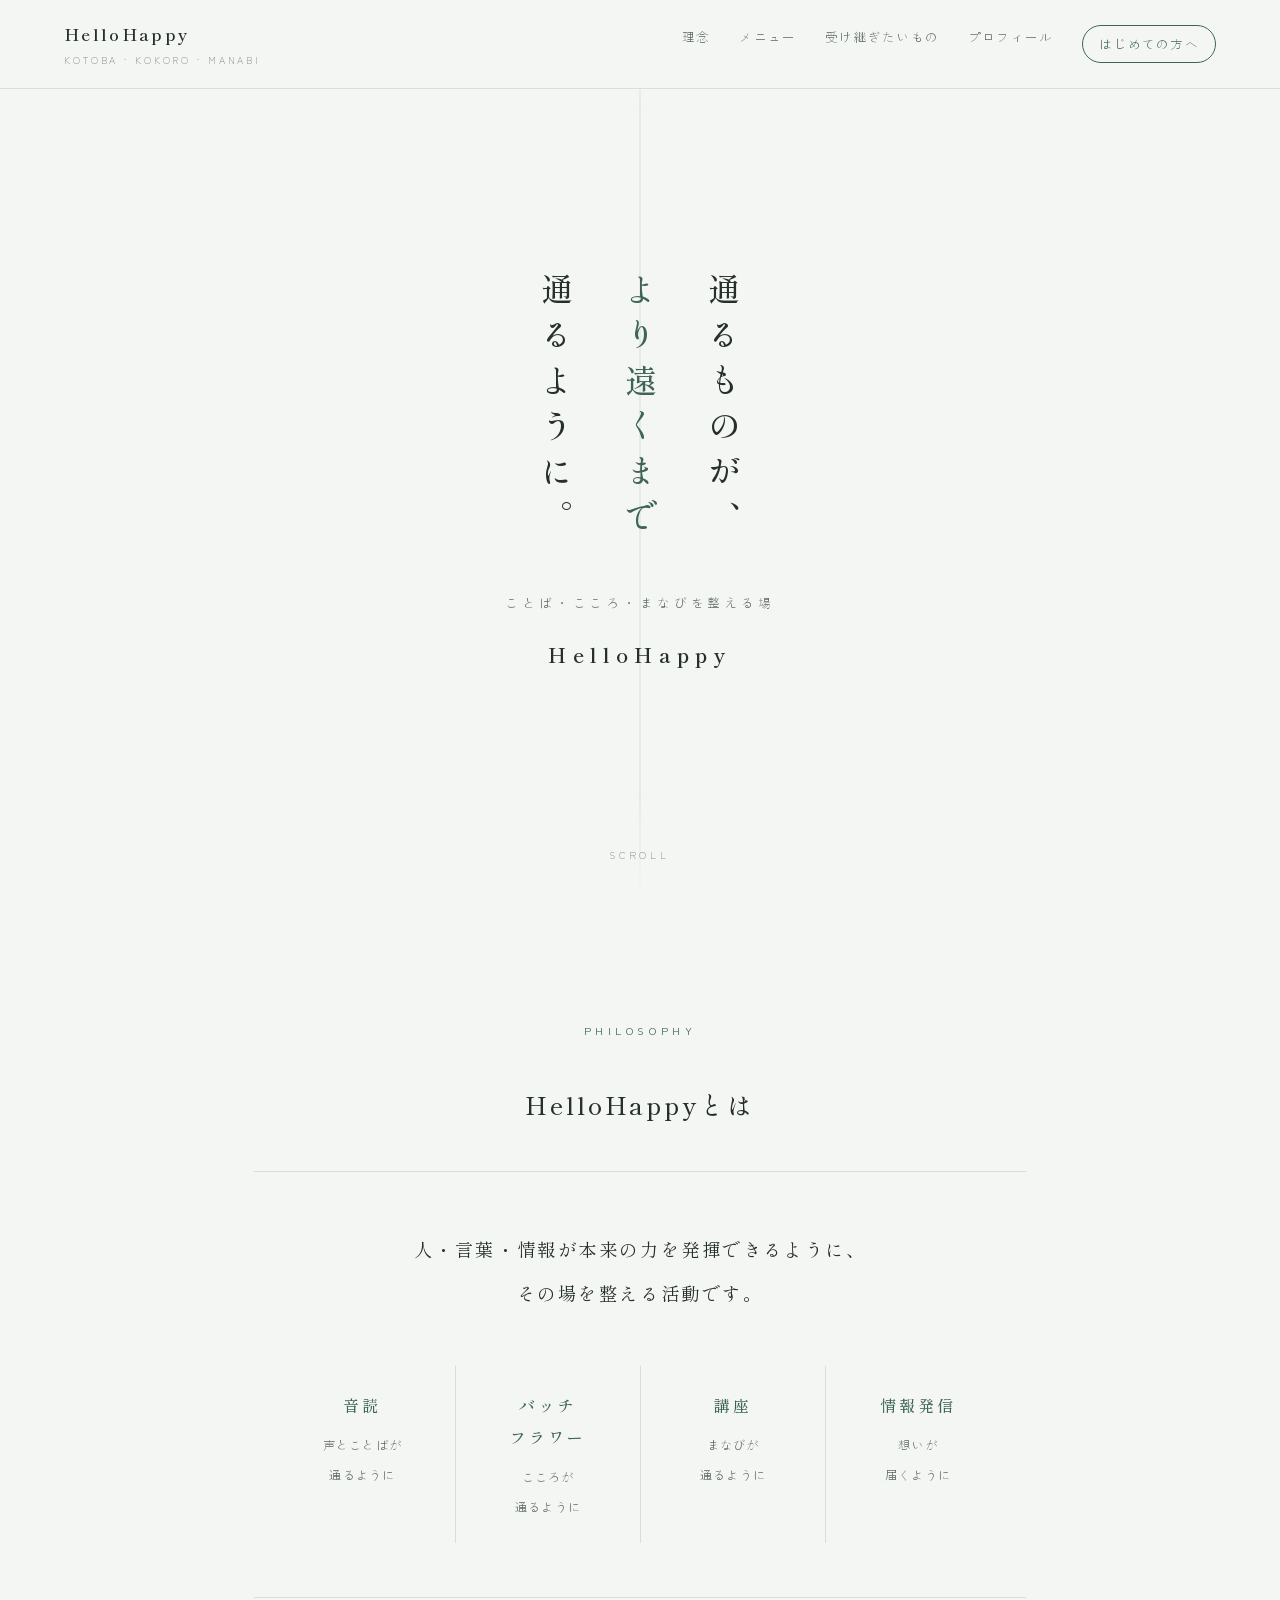
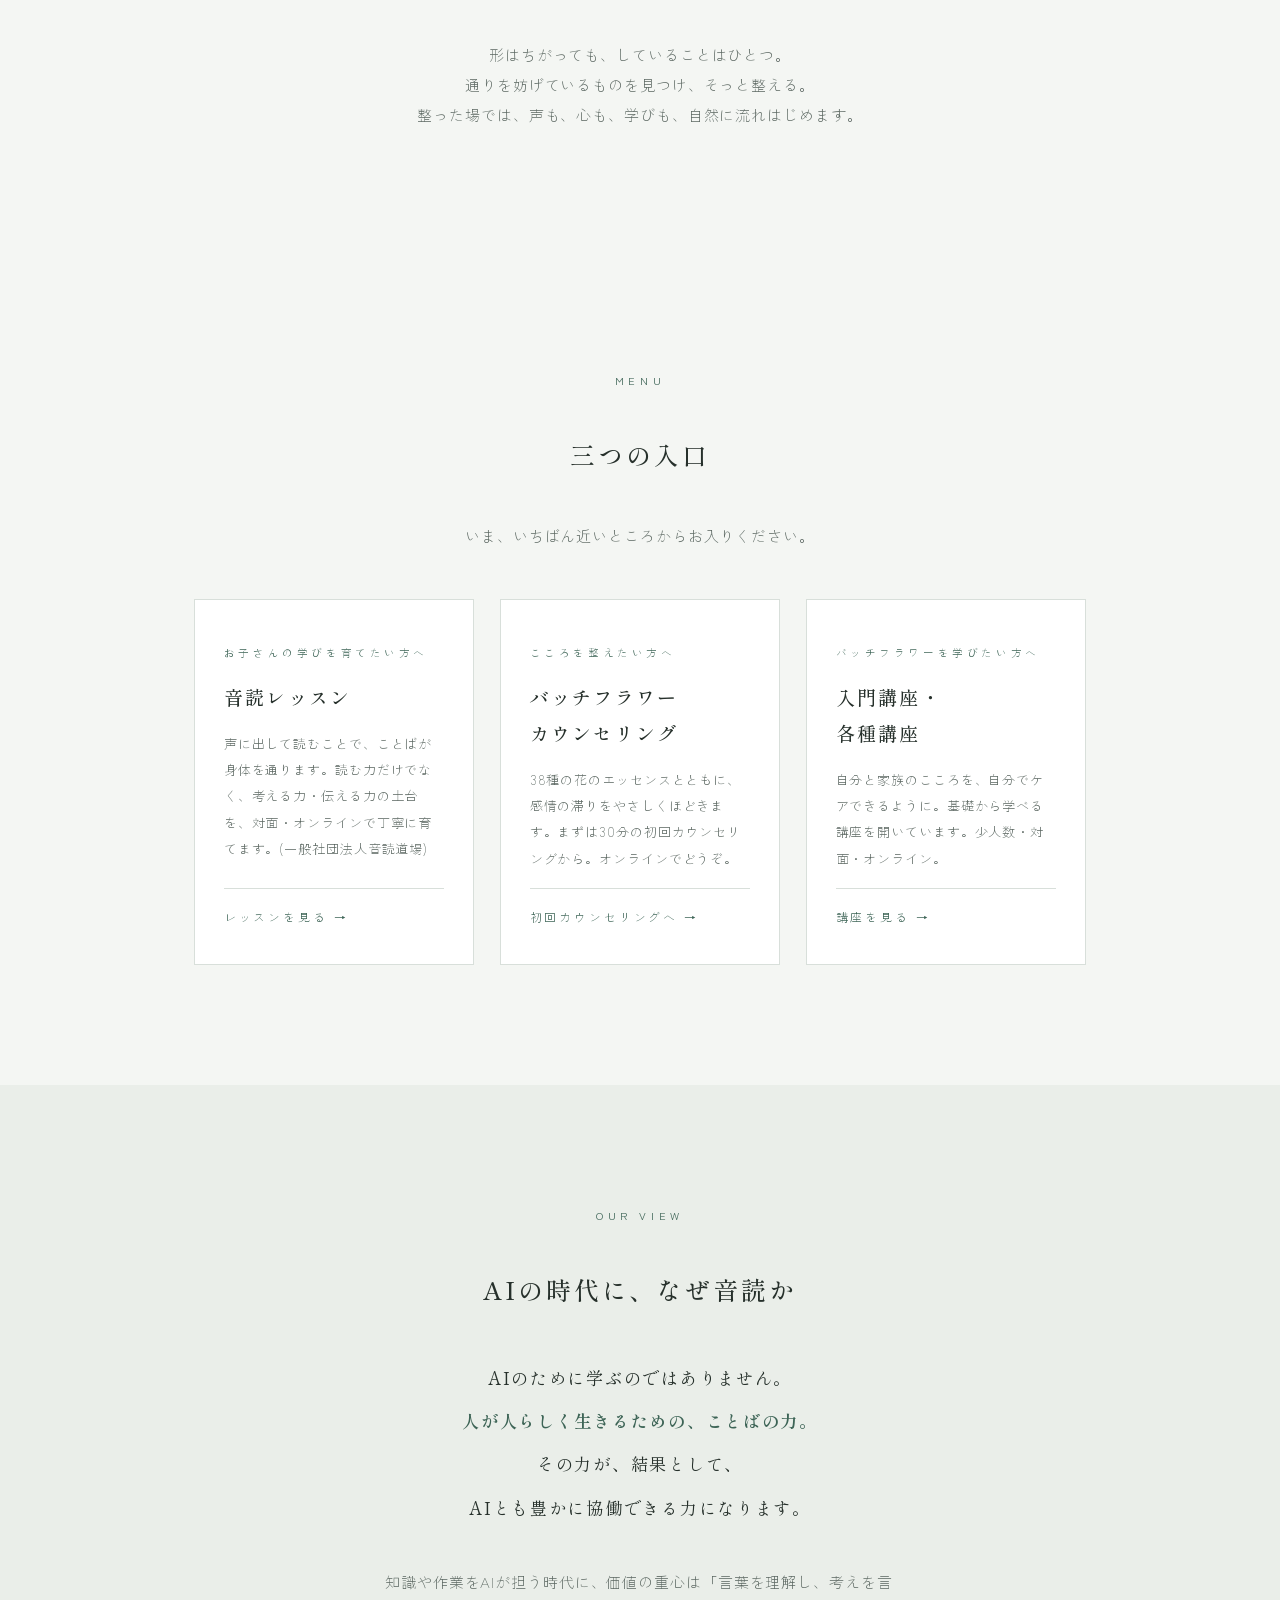
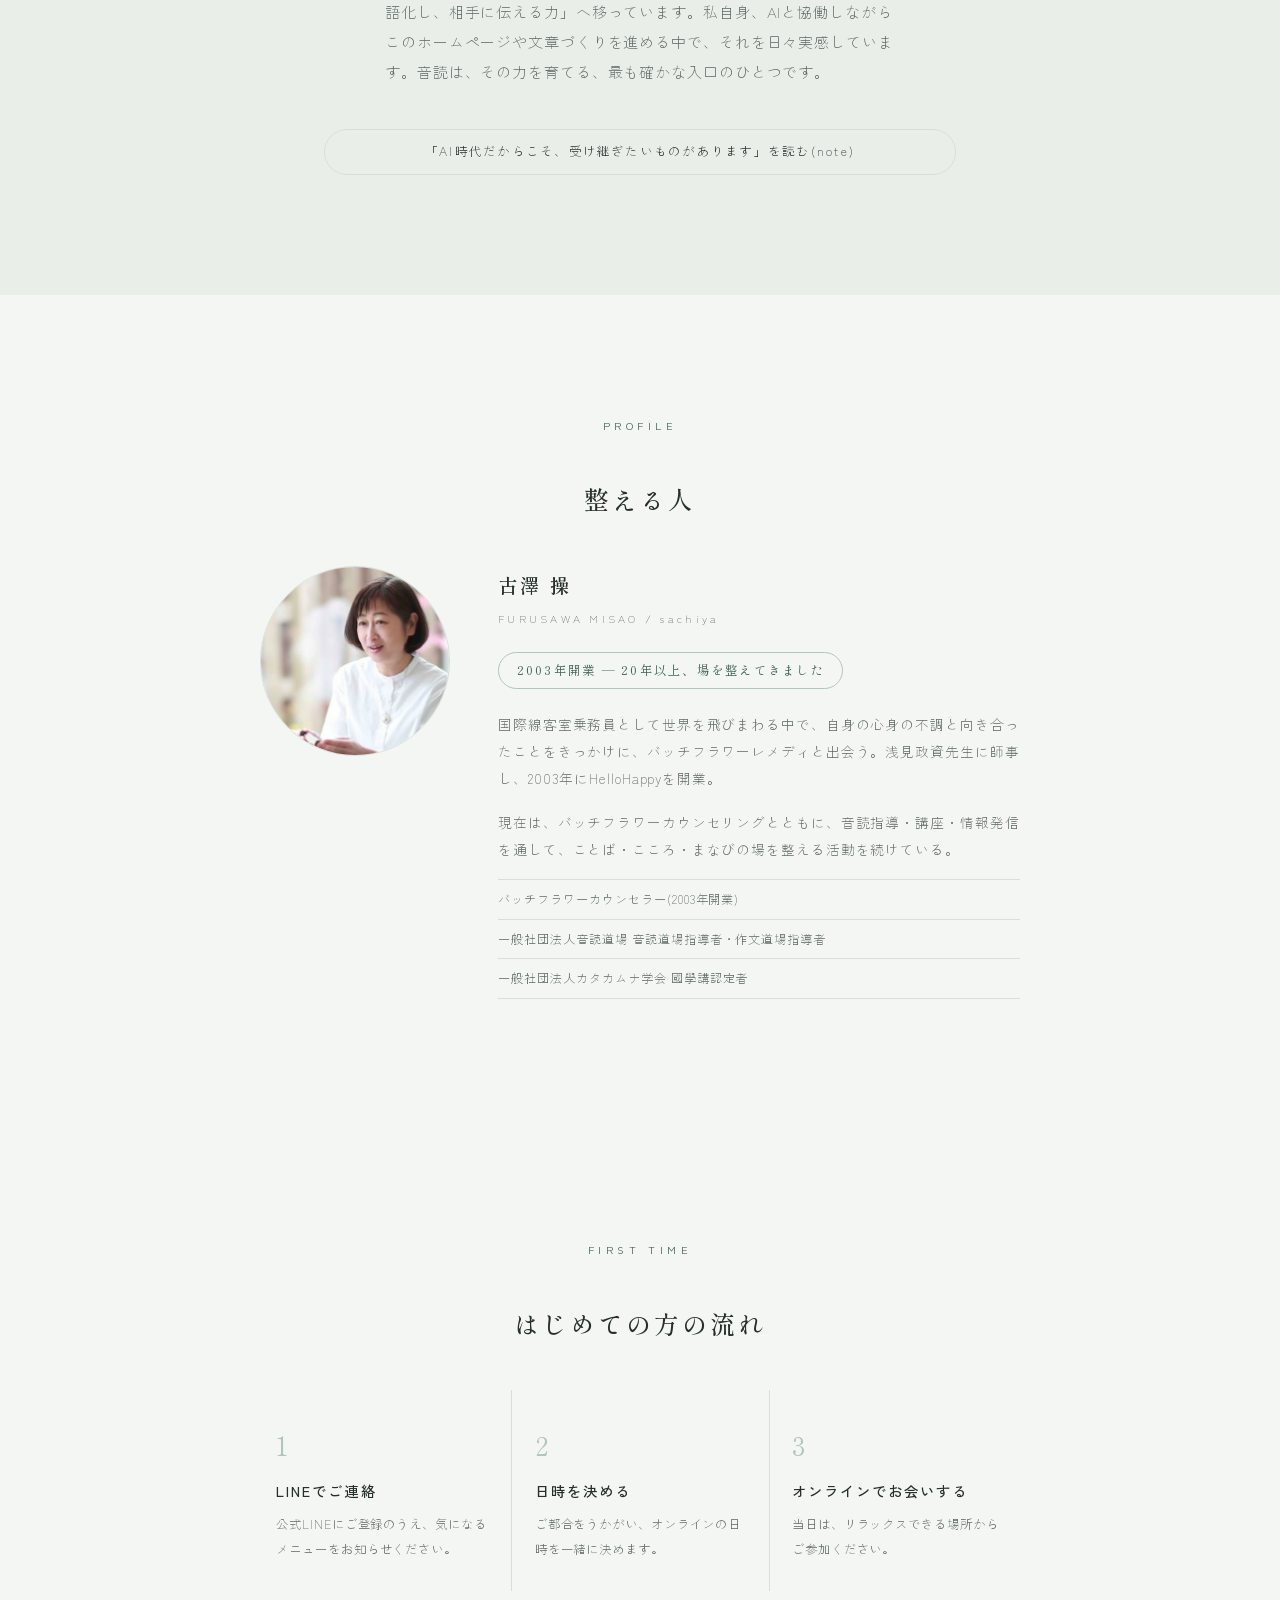
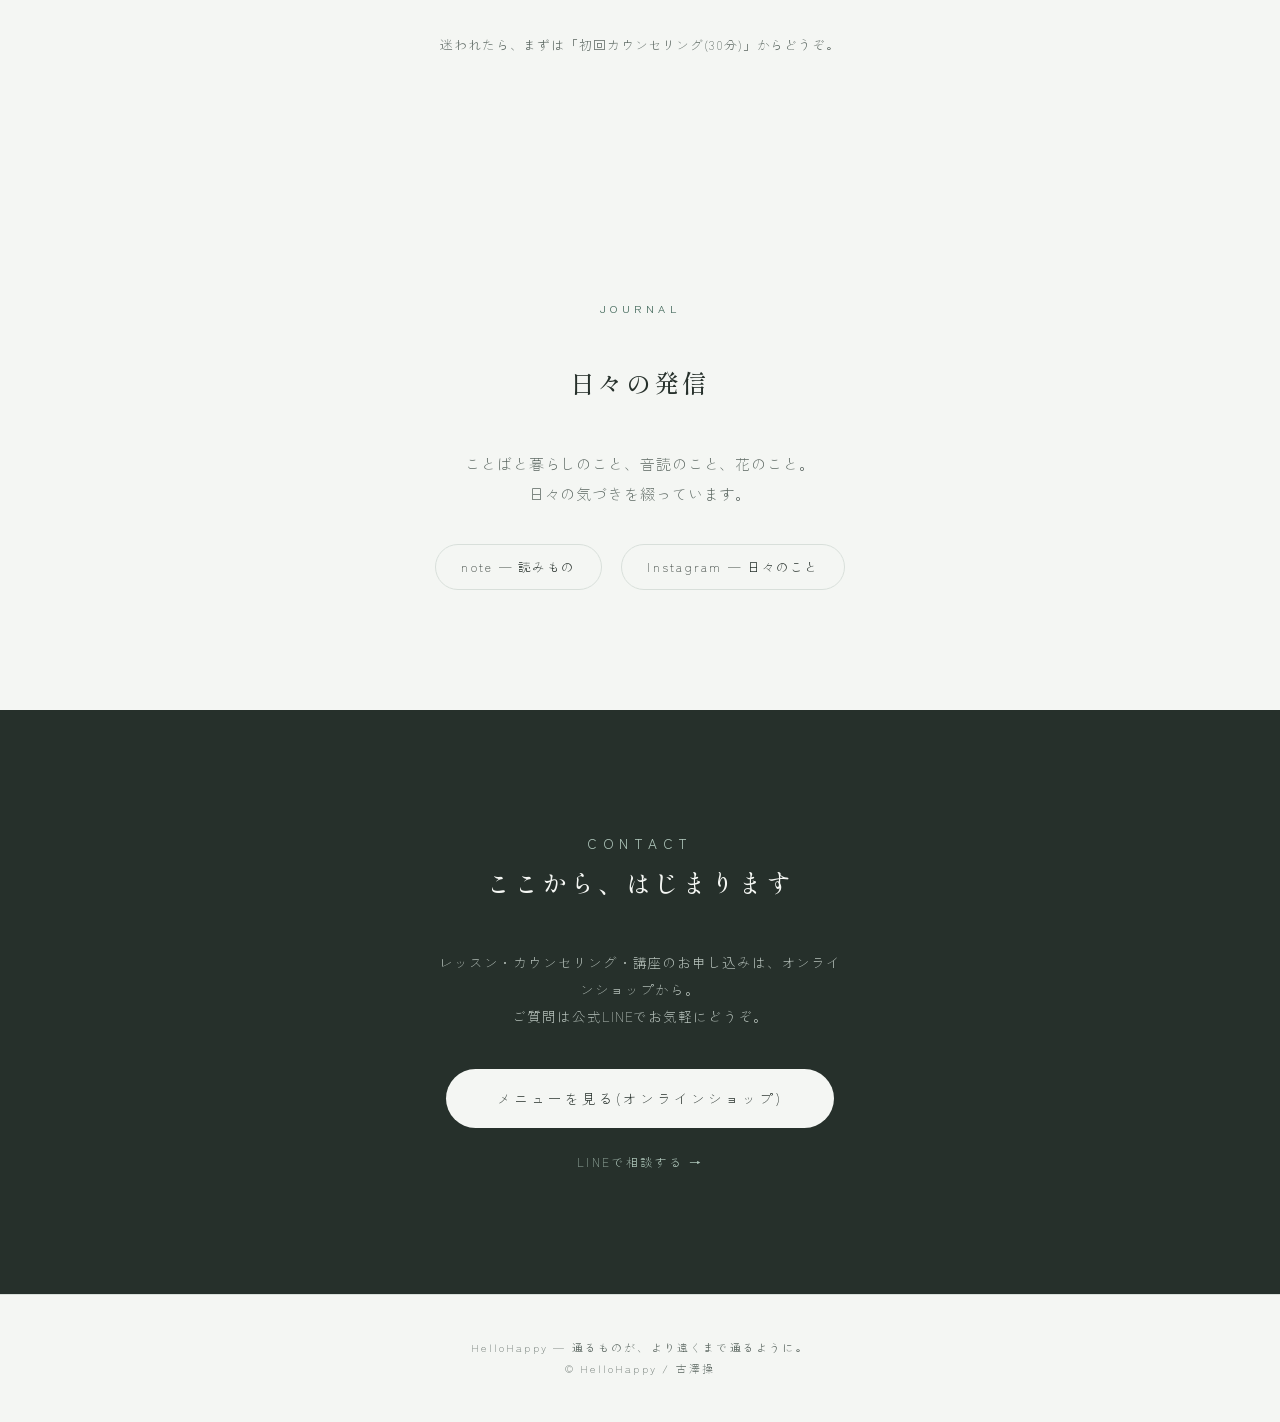
<file: index.html>
<!DOCTYPE html>
<html lang="ja">
<head>
<meta charset="UTF-8">
<meta name="viewport" content="width=device-width, initial-scale=1.0">
<title>HelloHappy | ことば・こころ・まなびを整える場 — 音読とバッチフラワー</title>
<meta name="description" content="HelloHappyは、人・言葉・情報が本来の力を発揮できるように場を整える活動です。音読レッスン、バッチフラワーカウンセリング、講座を対面・オンラインで。2003年開業。">
  <!-- Favicon -->
<link rel="icon" type="image/png" href="https://hellohappy-sachiya.github.io/favicon.png">

<!-- Open Graph / OGP -->
<meta property="og:type" content="website">
<meta property="og:title" content="HelloHappy｜声・こころ・まなびの通りを整える">
<meta property="og:description" content="人・言葉・情報が本来の力を発揮できるように、その場を整える活動です。">
<meta property="og:url" content="https://hellohappy-sachiya.github.io/">
<meta property="og:image" content="https://hellohappy-sachiya.github.io/ogp.png">
<meta property="og:site_name" content="HelloHappy">
<meta property="og:locale" content="ja_JP">

<!-- X / Twitter Card -->
<meta name="twitter:card" content="summary_large_image">
<meta name="twitter:title" content="HelloHappy｜声・こころ・まなびの通りを整える">
<meta name="twitter:description" content="人・言葉・情報が本来の力を発揮できるように、その場を整える活動です。">
<meta name="twitter:image" content="https://hellohappy-sachiya.github.io/ogp.png">
<link rel="preconnect" href="https://fonts.googleapis.com">
<link rel="preconnect" href="https://fonts.gstatic.com" crossorigin>
<link href="https://fonts.googleapis.com/css2?family=Shippori+Mincho:wght@400;500;600&family=Zen+Kaku+Gothic+New:wght@300;400;500&display=swap" rel="stylesheet">
<link rel="stylesheet" href="style.css">
</head>
<body>

<div class="michi" aria-hidden="true"><div class="michi-flow" id="flow"></div></div>

<header>
  <a class="brand" href="#top">HelloHappy<small>KOTOBA · KOKORO · MANABI</small></a>
  <nav>
    <a href="#rinen">理念</a>
    <a href="#iriguchi">メニュー</a>
    <a href="#kyoiku">受け継ぎたいもの</a>
    <a href="#profile">プロフィール</a>
    <a class="nav-cta" href="#contact">はじめての方へ</a>
  </nav>
</header>

<main id="top">

  <!-- ヒーロー:理念を縦書きで -->
  <section class="hero">
    <p class="hero-rinen reveal">通るものが、<br><em>より遠くまで</em><br>通るように。</p>
    <p class="hero-sub reveal">ことば・こころ・まなびを整える場</p>
    <p class="hero-name reveal">HelloHappy</p>
    <span class="hero-scroll" aria-hidden="true">SCROLL</span>
  </section>

  <!-- 理念 -->
  <section id="rinen">
    <p class="eyebrow reveal">PHILOSOPHY</p>
    <h2 class="reveal">HelloHappyとは</h2>
    <div class="rinen-box reveal">
      <p class="big">人・言葉・情報が本来の力を発揮できるように、<br>その場を整える活動です。</p>
      <div class="rinen-map">
        <div><b>音読</b><span>声とことばが<br>通るように</span></div>
        <div><b>バッチ<br>フラワー</b><span>こころが<br>通るように</span></div>
        <div><b>講座</b><span>まなびが<br>通るように</span></div>
        <div><b>情報発信</b><span>想いが<br>届くように</span></div>
      </div>
    </div>
    <p class="lead reveal" style="margin-top:2.6rem">
      形はちがっても、していることはひとつ。<br>
      通りを妨げているものを見つけ、そっと整える。<br>
      整った場では、声も、心も、学びも、自然に流れはじめます。
    </p>
  </section>

  <!-- 三つの入口 -->
  <section id="iriguchi" class="iriguchi">
    <p class="eyebrow reveal">MENU</p>
    <h2 class="reveal">三つの入口</h2>
    <p class="lead reveal" style="margin-bottom:3rem">いま、いちばん近いところからお入りください。</p>
    <div class="doors">
      <a class="door reveal" href="https://2odvs2gkopzdvoncsgkv.stores.jp/items/69bffb74d91711ab3de5e2fe" target="_blank" rel="noopener">
        <span class="to">お子さんの学びを育てたい方へ</span>
        <h3>音読レッスン</h3>
        <p>声に出して読むことで、ことばが身体を通ります。読む力だけでなく、考える力・伝える力の土台を、対面・オンラインで丁寧に育てます。(一般社団法人音読道場)</p>
        <span class="go">レッスンを見る</span>
      </a>
      <a class="door reveal" href="https://2odvs2gkopzdvoncsgkv.stores.jp/items/6904cb548e735f6f446e2bd9" target="_blank" rel="noopener">
        <span class="to">こころを整えたい方へ</span>
        <h3>バッチフラワー<br>カウンセリング</h3>
        <p>38種の花のエッセンスとともに、感情の滞りをやさしくほどきます。まずは30分の初回カウンセリングから。オンラインでどうぞ。</p>
        <span class="go">初回カウンセリングへ</span>
      </a>
      <a class="door reveal" href="https://2odvs2gkopzdvoncsgkv.stores.jp/items/6a0d21ad99fec22c0790d001" target="_blank" rel="noopener">
        <span class="to">バッチフラワーを学びたい方へ</span>
        <h3>入門講座・<br>各種講座</h3>
        <p>自分と家族のこころを、自分でケアできるように。基礎から学べる講座を開いています。少人数・対面・オンライン。</p>
        <span class="go">講座を見る</span>
      </a>
    </div>
  </section>

  <!-- 教育観 -->
  <section id="kyoiku" class="kyoiku">
    <div class="kyoiku-inner">
      <p class="eyebrow reveal">OUR VIEW</p>
      <h2 class="reveal">AIの時代に、なぜ音読か</h2>
      <blockquote class="reveal">
        AIのために学ぶのではありません。<br>
        <strong>人が人らしく生きるための、ことばの力。</strong><br>
        その力が、結果として、<br>AIとも豊かに協働できる力になります。
      </blockquote>
      <p class="lead reveal">
        知識や作業をAIが担う時代に、価値の重心は「言葉を理解し、考えを言語化し、相手に伝える力」へ移っています。私自身、AIと協働しながらこのホームページや文章づくりを進める中で、それを日々実感しています。音読は、その力を育てる、最も確かな入口のひとつです。
      </p>
      <a class="note-link pill reveal" href="https://note.com/happysachiya/n/neeb4a318448c" target="_blank" rel="noopener">「AI時代だからこそ、受け継ぎたいものがあります」を読む(note)</a>
    </div>
  </section>

  <!-- プロフィール -->
  <section id="profile">
    <p class="eyebrow reveal">PROFILE</p>
    <h2 class="reveal">整える人</h2>
    <div class="profile-grid reveal">
      <img class="face" src="profile.jpg" alt="古澤操(HelloHappy)">
      <div class="profile">
        <h3>古澤 操</h3>
        <p class="yomi">FURUSAWA MISAO / sachiya</p>
        <span class="since">2003年開業 — 20年以上、場を整えてきました</span>
        <p>国際線客室乗務員として世界を飛びまわる中で、自身の心身の不調と向き合ったことをきっかけに、バッチフラワーレメディと出会う。浅見政資先生に師事し、2003年にHelloHappyを開業。</p>
        <p>現在は、バッチフラワーカウンセリングとともに、音読指導・講座・情報発信を通して、ことば・こころ・まなびの場を整える活動を続けている。</p>
        <ul class="creds">
          <li>バッチフラワーカウンセラー(2003年開業)</li>
          <li>一般社団法人音読道場 音読道場指導者・作文道場指導者</li>
          <li>一般社団法人カタカムナ学会 國學講認定者</li>
        </ul>
      </div>
    </div>
  </section>

  <!-- はじめての方へ -->
  <section id="flow">
    <p class="eyebrow reveal">FIRST TIME</p>
    <h2 class="reveal">はじめての方の流れ</h2>
    <div class="flow reveal">
      <div class="step"><b>LINEでご連絡</b><p>公式LINEにご登録のうえ、気になるメニューをお知らせください。</p></div>
      <div class="step"><b>日時を決める</b><p>ご都合をうかがい、オンラインの日時を一緒に決めます。</p></div>
      <div class="step"><b>オンラインでお会いする</b><p>当日は、リラックスできる場所からご参加ください。</p></div>
    </div>
    <p class="lead reveal" style="margin-top:2.6rem;font-size:.8rem">
      迷われたら、まずは「初回カウンセリング(30分)」からどうぞ。
    </p>
  </section>

  <!-- 発信 -->
  <section class="hasshin">
    <p class="eyebrow reveal">JOURNAL</p>
    <h2 class="reveal">日々の発信</h2>
    <p class="lead reveal">ことばと暮らしのこと、音読のこと、花のこと。<br>日々の気づきを綴っています。</p>
    <div class="links reveal">
      <a class="pill" href="https://note.com/happysachiya" target="_blank" rel="noopener">note — 読みもの</a>
      <a class="pill" href="https://www.instagram.com/sachiya8050/" target="_blank" rel="noopener">Instagram — 日々のこと</a>
    </div>
  </section>

  <!-- CONTACT -->
  <section id="contact" class="contact">
    <p class="eyebrow reveal">CONTACT</p>
    <h2 class="reveal">ここから、はじまります</h2>
    <p class="reveal">レッスン・カウンセリング・講座のお申し込みは、オンラインショップから。<br>ご質問は公式LINEでお気軽にどうぞ。</p>
    <a class="cta reveal" href="https://2odvs2gkopzdvoncsgkv.stores.jp/" target="_blank" rel="noopener">メニューを見る(オンラインショップ)</a>
    <a class="sub-cta reveal" href="https://line.me/R/ti/p/@777memgq" target="_blank" rel="noopener">LINEで相談する →</a>
  </section>

</main>

<footer>
  HelloHappy — 通るものが、より遠くまで通るように。<br>
  © HelloHappy / 古澤操
</footer>

<script src="main.js" defer></script>
</body>
</html>
</file>
<file: style.css>
:root{
  --paper:#F4F6F3;      /* 白緑がかった白 */
  --paper-deep:#EAEEE9; /* 一段深い地 */
  --ink:#26302B;        /* 青みの墨 */
  --ink-soft:#5A6660;   /* やわらかい墨 */
  --rokusho:#3D6456;    /* 緑青 — 唯一のアクセント */
  --mist:#AFC6BB;       /* 通り道の線の色 */
  --hair:#D8DFDA;       /* 罫線 */
  --serif:"Shippori Mincho", serif;
  --sans:"Zen Kaku Gothic New", sans-serif;
}
*{margin:0;padding:0;box-sizing:border-box}
html{scroll-behavior:smooth}
body{
  font-family:var(--sans);
  font-weight:300;
  color:var(--ink);
  background:var(--paper);
  line-height:2;
  letter-spacing:.06em;
  font-size:15px;
}
img{max-width:100%;display:block}
a{color:inherit;text-decoration:none}
:focus-visible{outline:2px solid var(--rokusho);outline-offset:3px}

/* ---------- 通り道(シグネチャ) ---------- */
.michi{
  position:fixed;left:50%;top:0;width:1px;height:100%;
  background:linear-gradient(to bottom, transparent, var(--hair) 12%, var(--hair) 88%, transparent);
  transform:translateX(-.5px);
  z-index:0;pointer-events:none;
}
.michi-flow{
  position:absolute;left:0;top:0;width:1px;height:0%;
  background:var(--mist);
  transition:height .1s linear;
}
main{position:relative;z-index:1}

/* ---------- ヘッダー ---------- */
header{
  position:fixed;top:0;left:0;right:0;z-index:10;
  display:flex;justify-content:space-between;align-items:center;
  padding:1.1rem 5vw;
  background:color-mix(in srgb, var(--paper) 88%, transparent);
  backdrop-filter:blur(8px);
  border-bottom:1px solid var(--hair);
}
.brand{font-family:var(--serif);font-weight:600;font-size:1.05rem;letter-spacing:.14em}
.brand small{display:block;font-family:var(--sans);font-weight:300;font-size:.6rem;letter-spacing:.3em;color:var(--ink-soft)}
nav{display:flex;gap:1.8rem;font-size:.78rem;letter-spacing:.18em}
nav a{color:var(--ink-soft);transition:color .3s}
nav a:hover{color:var(--rokusho)}
.nav-cta{color:var(--rokusho);border:1px solid var(--rokusho);padding:.35rem 1rem;border-radius:999px}
.nav-cta:hover{background:var(--rokusho);color:var(--paper)}
@media(max-width:760px){nav a:not(.nav-cta){display:none}}

/* ---------- 共通セクション ---------- */
section{padding:7.5rem 5vw;max-width:900px;margin:0 auto}
.eyebrow{
  font-size:.68rem;letter-spacing:.42em;color:var(--rokusho);
  text-align:center;margin-bottom:2.4rem;font-weight:400;
}
h2{
  font-family:var(--serif);font-weight:500;font-size:1.55rem;
  letter-spacing:.12em;text-align:center;line-height:2;
  margin-bottom:2.6rem;
}
.lead{max-width:34em;margin:0 auto;text-align:center;color:var(--ink-soft)}
.reveal{opacity:0;transform:translateY(18px);transition:opacity 1.1s ease,transform 1.1s ease}
.reveal.on{opacity:1;transform:none}
@media(prefers-reduced-motion:reduce){
  .reveal{opacity:1;transform:none;transition:none}
  html{scroll-behavior:auto}
}

/* ---------- ヒーロー ---------- */
.hero{
  min-height:100svh;
  display:flex;flex-direction:column;justify-content:center;align-items:center;
  text-align:center;padding:8rem 5vw 5rem;position:relative;max-width:none;
}
.hero-rinen{
  font-family:var(--serif);font-weight:500;
  writing-mode:vertical-rl;
  font-size:clamp(1.35rem, 3.4vw, 2rem);
  letter-spacing:.42em;line-height:2.6;
  height:auto;
  margin:0 auto;
  color:var(--ink);
}
.hero-rinen em{font-style:normal;color:var(--rokusho)}
.hero-sub{
  margin-top:2.8rem;font-size:.8rem;letter-spacing:.3em;color:var(--ink-soft);
}
.hero-name{
  margin-top:1.1rem;font-family:var(--serif);font-size:1.3rem;letter-spacing:.3em;font-weight:600;
}
.hero-scroll{
  position:absolute;bottom:2.2rem;left:50%;transform:translateX(-50%);
  font-size:.62rem;letter-spacing:.4em;color:var(--ink-soft);
}

/* ---------- 理念 ---------- */
.rinen-box{
  border-top:1px solid var(--hair);border-bottom:1px solid var(--hair);
  padding:3.4rem 1rem;text-align:center;
}
.rinen-box p.big{
  font-family:var(--serif);font-size:1.15rem;letter-spacing:.14em;line-height:2.4;
}
.rinen-map{
  display:grid;grid-template-columns:repeat(4,1fr);gap:0;
  margin-top:3.2rem;text-align:center;
}
.rinen-map div{padding:1.4rem .6rem;border-left:1px solid var(--hair)}
.rinen-map div:first-child{border-left:none}
.rinen-map b{
  display:block;font-family:var(--serif);font-weight:500;font-size:1rem;
  letter-spacing:.2em;margin-bottom:.5rem;color:var(--rokusho);
}
.rinen-map span{font-size:.76rem;color:var(--ink-soft);letter-spacing:.1em}
@media(max-width:640px){
  .rinen-map{grid-template-columns:repeat(2,1fr)}
  .rinen-map div:nth-child(3){border-left:none;border-top:1px solid var(--hair)}
  .rinen-map div:nth-child(4){border-top:1px solid var(--hair)}
}

/* ---------- 三つの入口 ---------- */
.iriguchi{max-width:1020px}
.doors{display:grid;grid-template-columns:repeat(3,1fr);gap:1.6rem;margin-top:1rem}
@media(max-width:820px){.doors{grid-template-columns:1fr;max-width:26rem;margin-inline:auto}}
.door{
  background:#fff;
  border:1px solid var(--hair);
  padding:2.6rem 1.8rem 2.2rem;
  display:flex;flex-direction:column;gap:1rem;
  transition:border-color .4s, transform .4s;
}
.door:hover{border-color:var(--mist);transform:translateY(-4px)}
.door .to{font-size:.66rem;letter-spacing:.34em;color:var(--rokusho)}
.door h3{font-family:var(--serif);font-weight:500;font-size:1.18rem;letter-spacing:.12em;line-height:1.9}
.door p{font-size:.82rem;color:var(--ink-soft);flex:1}
.door .go{
  font-size:.74rem;letter-spacing:.24em;color:var(--rokusho);
  border-top:1px solid var(--hair);padding-top:1rem;
}
.door .go::after{content:" →"}

/* ---------- 教育観 ---------- */
.kyoiku{background:var(--paper-deep);max-width:none;padding-inline:0}
.kyoiku-inner{max-width:760px;margin:0 auto;padding:0 5vw}
.kyoiku blockquote{
  font-family:var(--serif);font-size:1.08rem;line-height:2.5;letter-spacing:.1em;
  text-align:center;max-width:32em;margin:0 auto 2.4rem;
}
.kyoiku blockquote strong{font-weight:600;color:var(--rokusho)}
.kyoiku .lead{text-align:left}
.kyoiku .note-link{display:block;text-align:center;margin-top:2.6rem}

/* ---------- プロフィール ---------- */
.profile-grid{
  display:grid;grid-template-columns:190px 1fr;gap:3rem;align-items:start;
  max-width:760px;margin:0 auto;
}
@media(max-width:640px){.profile-grid{grid-template-columns:1fr;gap:1.6rem;text-align:center}}
.face{object-fit:cover;
  width:190px;height:190px;border-radius:50%;
  background:radial-gradient(circle at 35% 30%, #fff, var(--paper-deep));
  border:1px solid var(--hair);
  display:flex;align-items:center;justify-content:center;
  font-family:var(--serif);color:var(--ink-soft);font-size:.72rem;letter-spacing:.2em;
  margin-inline:auto;
}
.profile h3{font-family:var(--serif);font-weight:600;font-size:1.2rem;letter-spacing:.16em;margin-bottom:.2rem}
.profile .yomi{font-size:.68rem;letter-spacing:.3em;color:var(--ink-soft);margin-bottom:1.4rem}
.profile p{font-size:.85rem;color:var(--ink-soft);margin-bottom:1rem}
.profile .since{
  display:inline-block;font-family:var(--serif);color:var(--rokusho);
  border:1px solid var(--mist);padding:.3rem 1.1rem;border-radius:999px;
  font-size:.78rem;letter-spacing:.18em;margin-bottom:1.4rem;
}
.creds{list-style:none;font-size:.76rem;color:var(--ink-soft);letter-spacing:.08em}
.creds li{padding:.45rem 0;border-top:1px solid var(--hair)}
.creds li:last-child{border-bottom:1px solid var(--hair)}

/* ---------- はじめての方へ ---------- */
.flow{display:grid;grid-template-columns:repeat(3,1fr);gap:0;max-width:820px;margin:0 auto;counter-reset:step}
@media(max-width:640px){.flow{grid-template-columns:1fr}}
.step{padding:1.8rem 1.4rem;border-left:1px solid var(--hair);position:relative}
.step:first-child{border-left:none}
@media(max-width:640px){
  .step{border-left:none;border-top:1px solid var(--hair)}
  .step:first-child{border-top:none}
}
.step::before{
  counter-increment:step;content:counter(step);
  font-family:var(--serif);font-size:1.6rem;color:var(--mist);display:block;margin-bottom:.4rem;
}
.step b{display:block;font-weight:500;font-size:.9rem;letter-spacing:.14em;margin-bottom:.4rem}
.step p{font-size:.78rem;color:var(--ink-soft)}

/* ---------- 発信・CONTACT ---------- */
.hasshin{text-align:center}
.links{display:flex;gap:1.2rem;justify-content:center;flex-wrap:wrap;margin-top:2.2rem}
.pill{
  border:1px solid var(--hair);padding:.6rem 1.6rem;border-radius:999px;
  font-size:.78rem;letter-spacing:.18em;transition:border-color .3s,color .3s;
}
.pill:hover{border-color:var(--rokusho);color:var(--rokusho)}
.contact{background:var(--ink);color:var(--paper);max-width:none;text-align:center}
.contact .eyebrow{color:var(--mist)}
.contact h2{color:var(--paper)}
.contact p{color:#B9C4BE;font-size:.85rem;max-width:30em;margin:0 auto}
.cta{
  display:inline-block;margin-top:2.4rem;
  background:var(--paper);color:var(--ink);
  padding:1rem 3.2rem;border-radius:999px;
  font-size:.85rem;letter-spacing:.22em;
  transition:opacity .3s;
}
.cta:hover{opacity:.85}
.contact .sub-cta{display:block;margin-top:1.4rem;font-size:.74rem;letter-spacing:.2em;color:var(--mist)}
footer{
  text-align:center;padding:2.6rem 5vw;font-size:.68rem;letter-spacing:.2em;color:var(--ink-soft);
  border-top:1px solid var(--hair);
}
</file>
